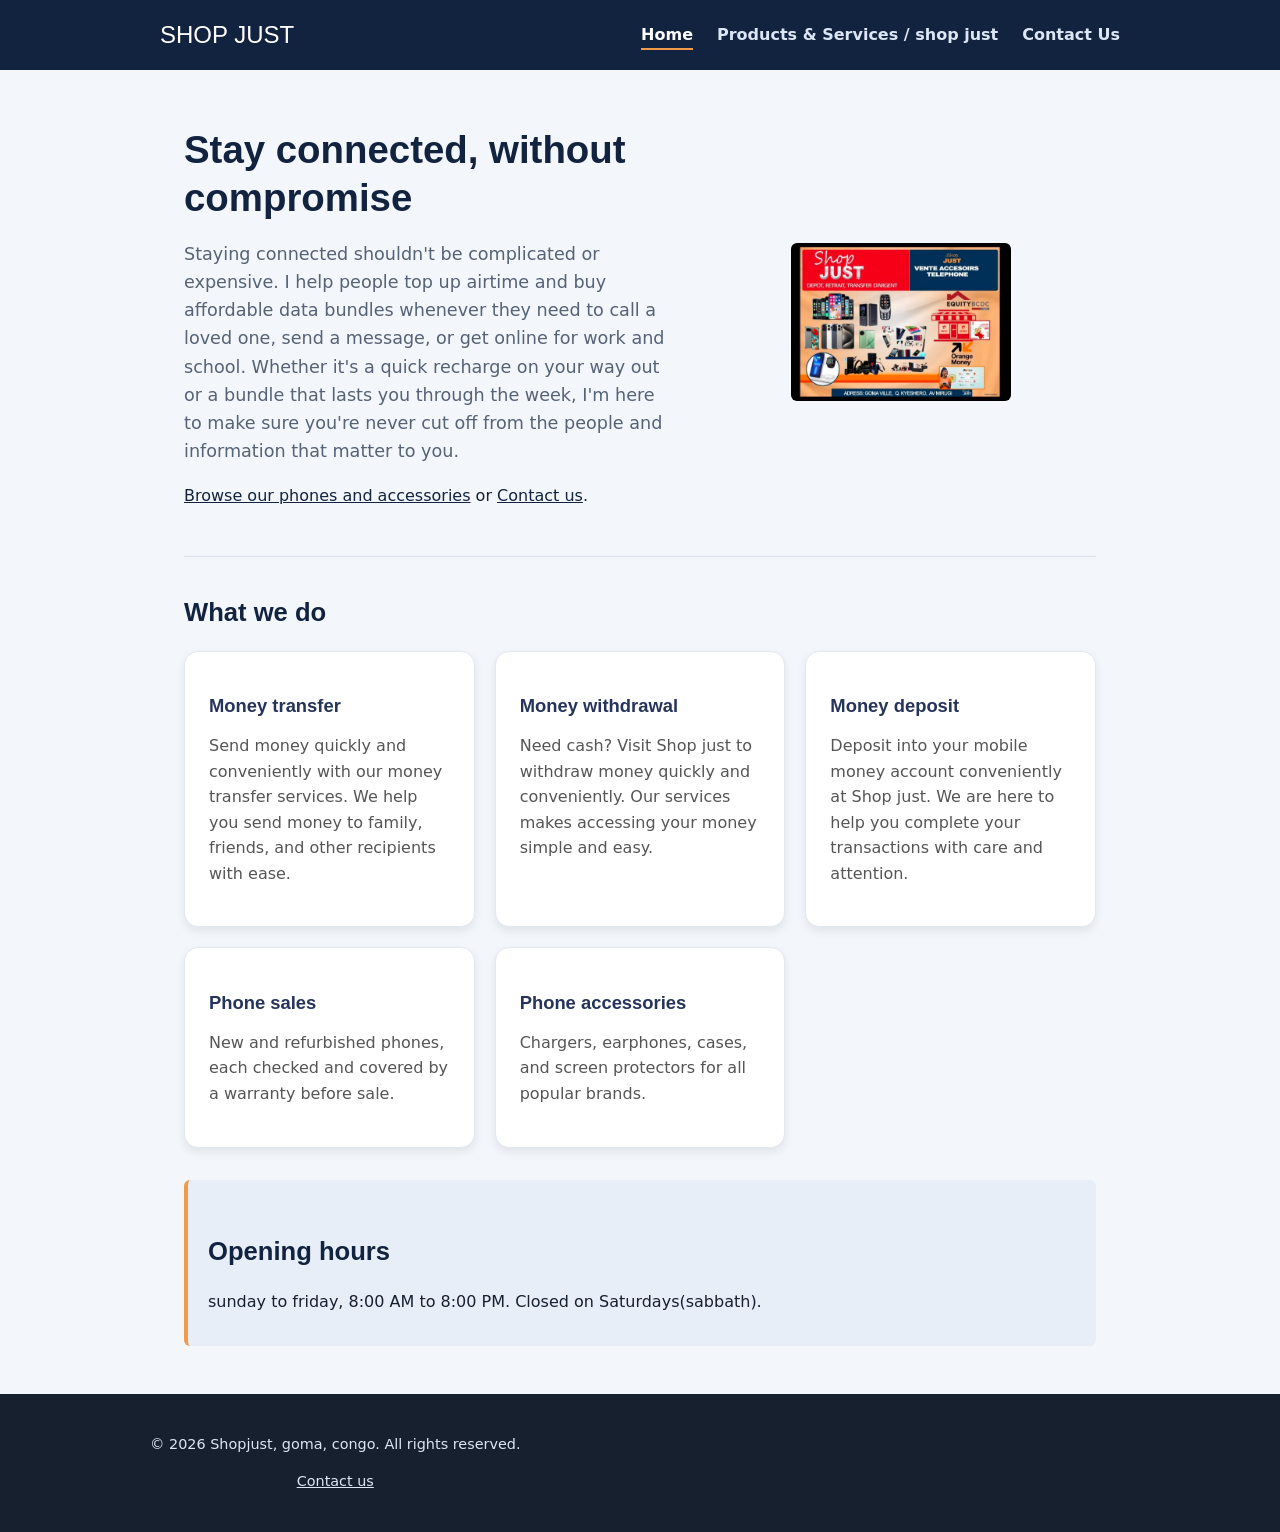
<file: index.html>
<!DOCTYPE html>
<html lang="en">
<head>
    <meta charset="UTF-8">
    <meta name="viewport" content="width=device-width, initial-scale=1.0">
    <title>shop just</title>
    <meta name="description" content="SignalPoint installs networks and 
    sells phones and accessories.">
    <link rel="stylesheet" href="styles.css">
    

</head>

<script src="styles.js"></script>
<body>
    <header class="site-header">
    <div class="header-inner">
      <p class="site-title"><a href="index.html">SHOP JUST</a></p>

      <nav class="main-nav" aria-label="Main navigation">
        <ul>
          <li><a href="index.html" aria-current="page">Home</a></li>
          <li><a href="product.html">Products & Services / shop just</a></li>
          <li><a href="contact.html">Contact Us</a></li>
        </ul>
      </nav>
    </div>
  </header>
   <main id="main-content">

    <section class="hero">
      <div class="hero-text">
        <h1>Stay connected, without compromise</h1>
        <p class="tagline">
          Staying connected shouldn't be complicated or expensive. 
          I help people top up airtime and buy affordable data bundles 
          whenever they need to call a loved one, send a message, 
          or get online for work and school. Whether it's a quick recharge 
          on your way out or a bundle that lasts you through the week,
           I'm here to make sure you're never cut off from the people and 
           information that matter to you.
        </p>
        <p>
          <a href="product.html">Browse our phones and accessories</a>
          or <a href="contact.html">Contact us</a>.
        </p>
      </div>
      <div class="hero-image">
        <img src="shop.jpeg"
             alt="Smartphone showing strong network signal bars">
      </div>
    </section>

    <section aria-labelledby="services-heading">
      <h2 id="services-heading">What we do</h2>
      <div class="card-grid">

        <article class="card">
          <h3>Money transfer</h3>
          <p>Send money quickly and conveniently with our money transfer services. We help you send money
            to family, friends, and other recipients with ease.
          </p>
        </article>

        <article class="card">
          <h3>Money withdrawal</h3>
          <p>Need cash? Visit Shop just to withdraw money quickly and conveniently. Our services makes accessing
            your money simple and easy.
          </p>
        </article>

        <article class="card">
          <h3>Money deposit</h3>
          <p>Deposit into your mobile money account conveniently at Shop just. We are here to help you
            complete your transactions with care and attention.
          </p>
        </article>

        <article class="card">
          <h3>Phone sales</h3>
          <p>
            New and refurbished phones, each checked and covered by a
            warranty before sale.
          </p>
        </article>

        <article class="card">
          <h3>Phone accessories</h3>
          <p>
            Chargers, earphones, cases, and screen protectors for all
            popular brands.
          </p>
        </article>

      </div>
    </section>

    <aside class="note" aria-labelledby="hours-heading">
      <h2 id="hours-heading">Opening hours</h2>
      <p>sunday to friday, 8:00 AM to 8:00 PM. Closed on Saturdays(sabbath).</p>
    </aside>

  </main>


  <footer class="site-footer">
       <p>&copy; 2026 Shopjust, goma, congo. All rights reserved.</p>
    <p><a href="contact.html">Contact us</a></p>
  </footer>

</body>
</html>
</file>
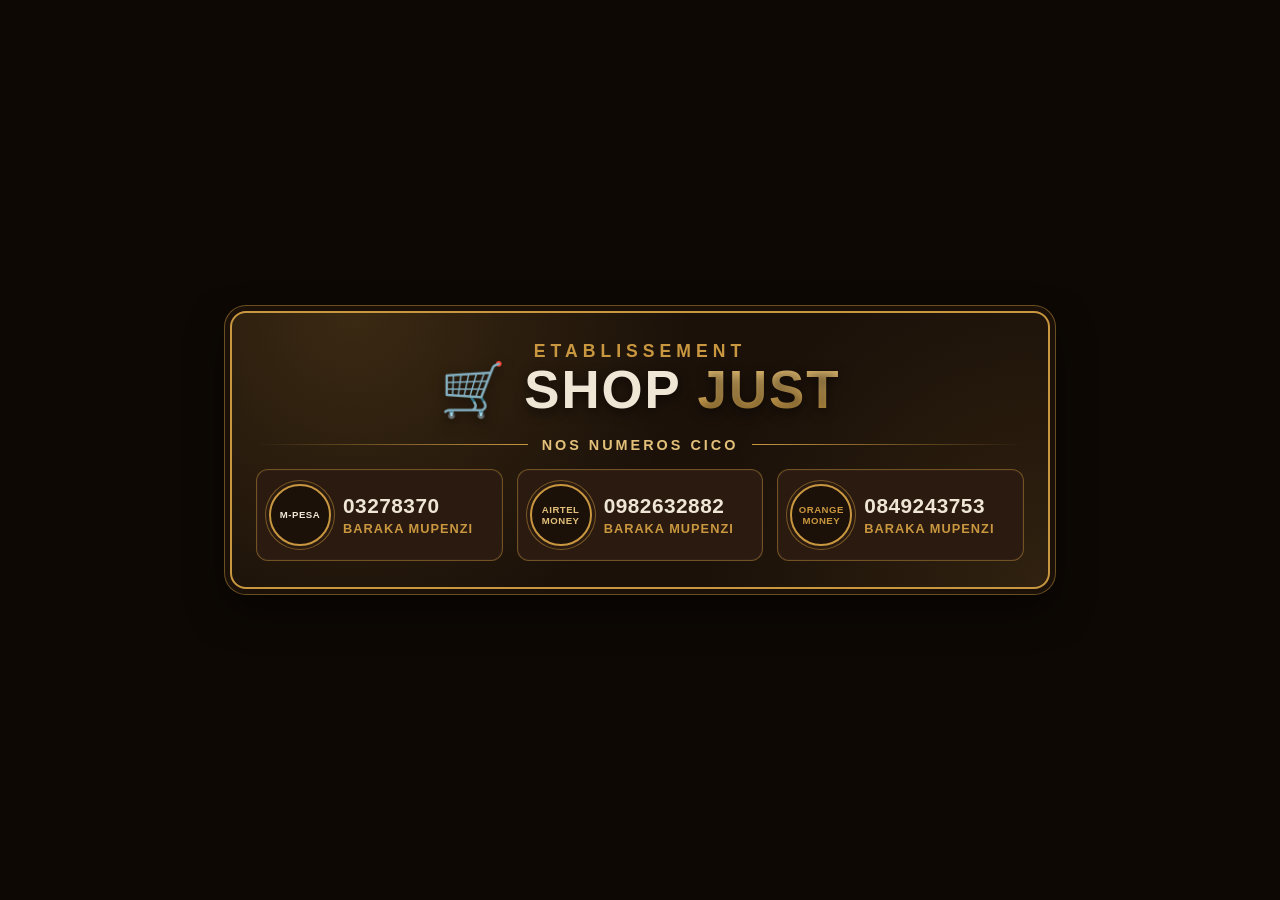
<file: affichage.html>
<!DOCTYPE html>
<html lang="fr">
<head>
    <meta charset="UTF-8">
    <meta name="viewport" content="width=device-width, initial-scale=1.0">
    <title>Shop Just - services financiers</title>
    <link rel="stylesheet" href="affichage.css">
</head>
<body>
    <main class="poster">
        <header class="header">
            <h1>🛒 SHOP <span>JUST</span></h1>
            <p>ETABLISSEMENT</p>
        </header>
        
        <h3>NOS NUMEROS CICO</h3>
        <div class="footer-contact">
           
            <div class="item">
                <div class="operateur mpesa">M-pesa</div>
                <span>03278370</span>
                <small>BARAKA MUPENZI</small>
            </div>
            <div class="item">
                <div class="operateur airtel"> Airtel money</div>
                <span>0982632882</span>
                <small>BARAKA MUPENZI</small>
            </div>
            <div class="item">
                <div class="operateur orange">Orange money</div>
                <span>0849243753</span>
                <small>BARAKA MUPENZI</small>
            </div>
            
        </div>
    </main>
</body>
</html>
</file>
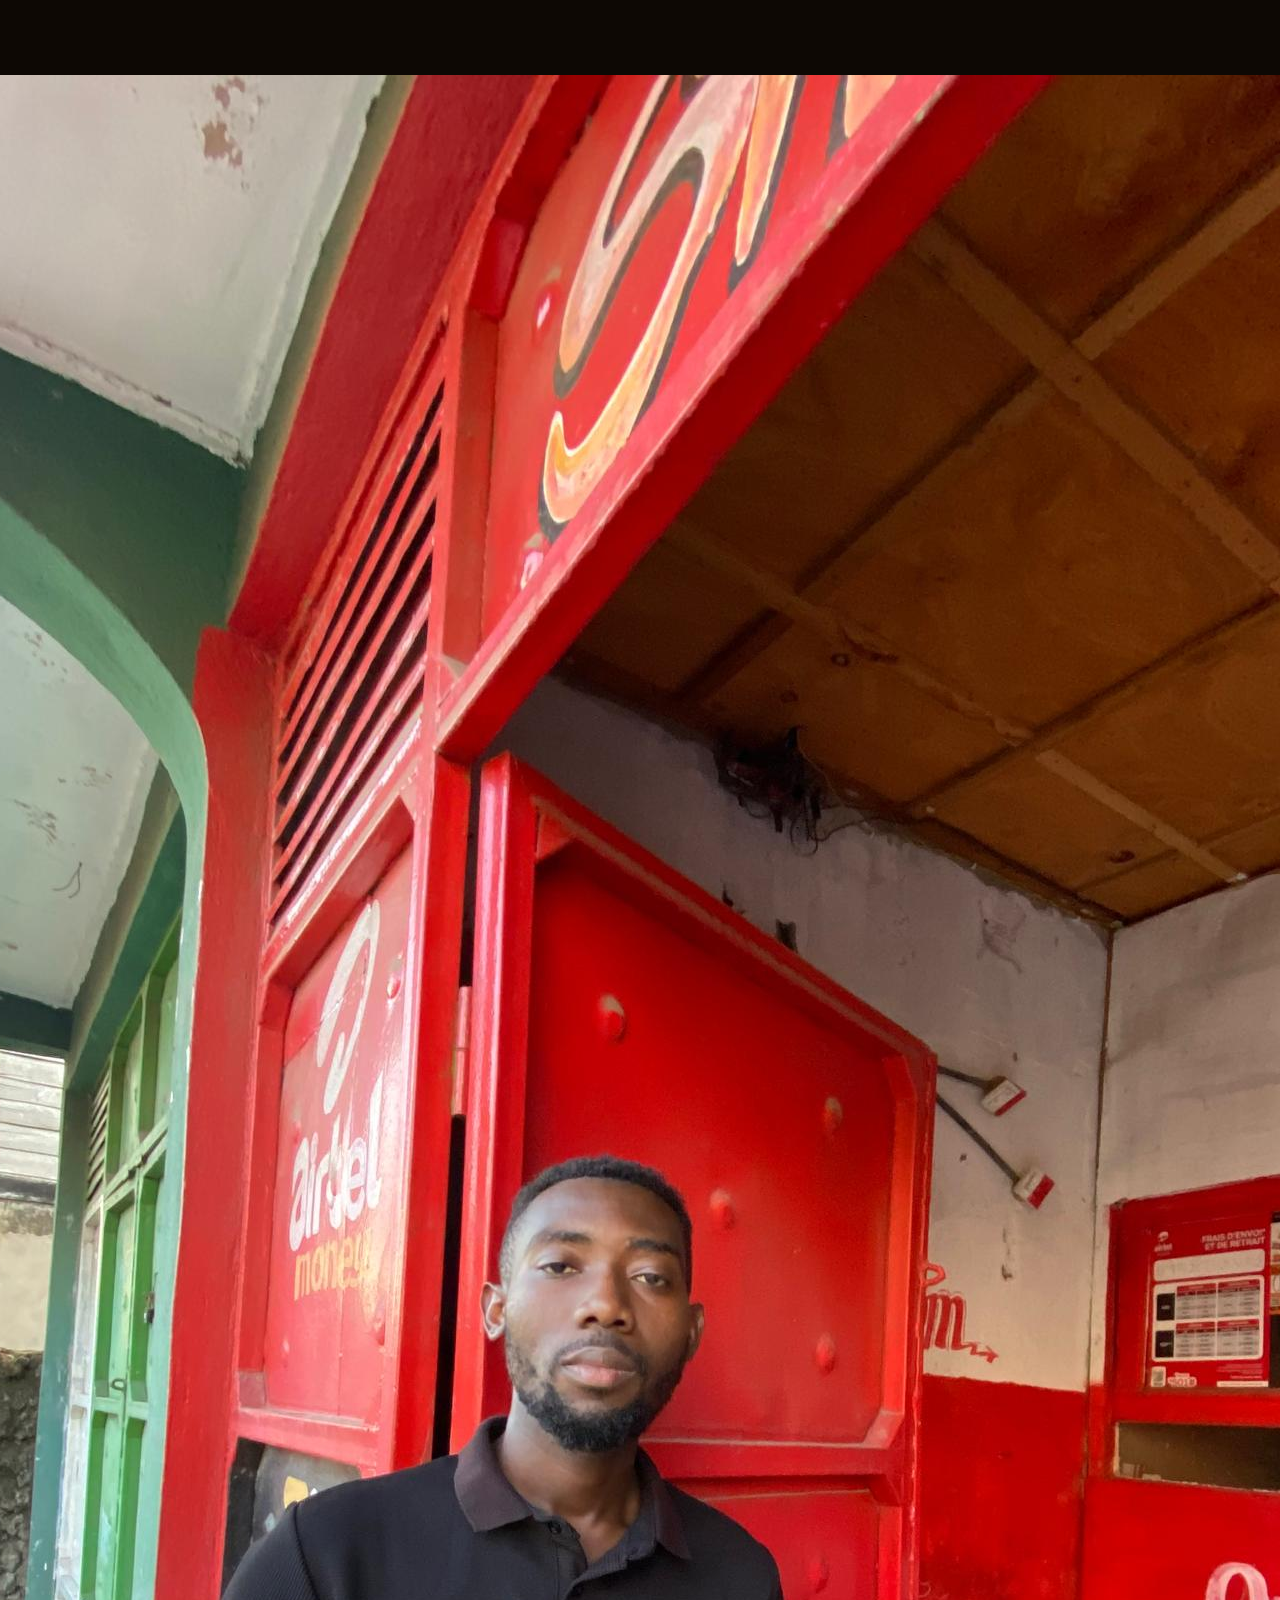
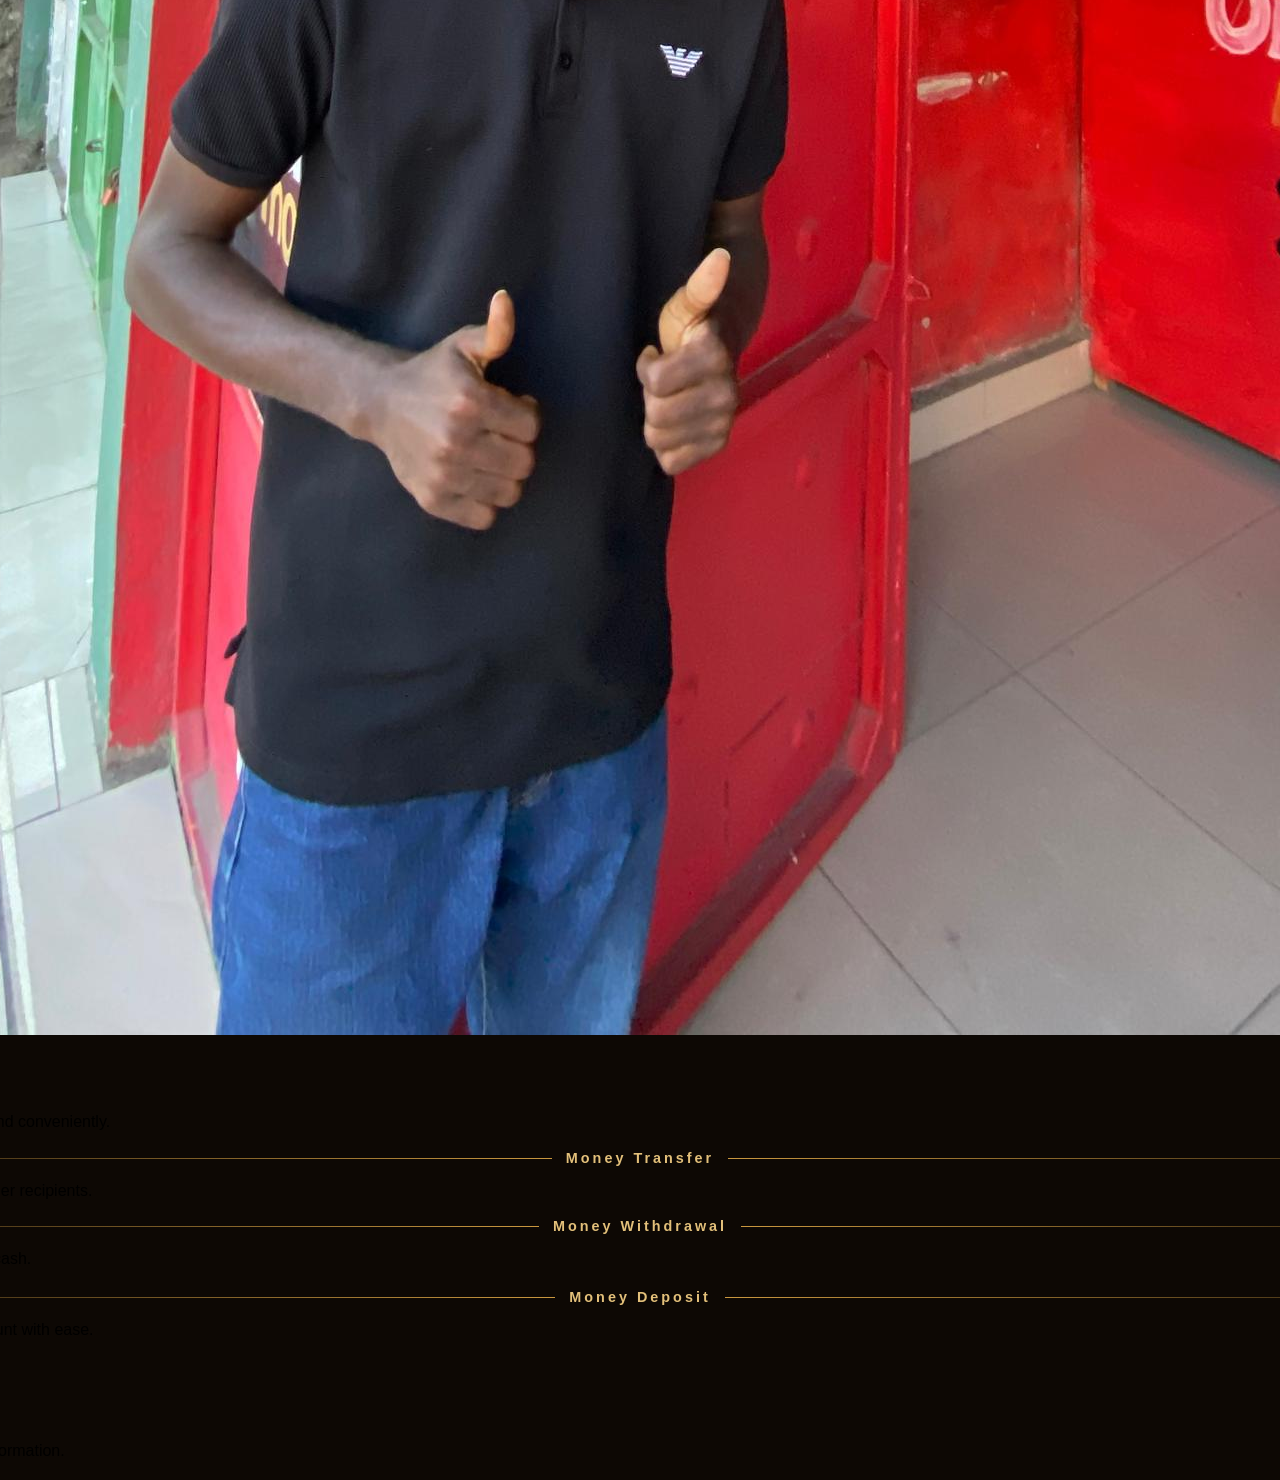
<file: affiche.html>
<!DOCTYPE html>
<html lang="en">
<head>
    <meta charset="UTF-8">
    <meta name="viewport" content="width=device-width, initial-scale=1.0">
    <title>SHOP JUST - Money Services</title>
    <link rel="stylesheet" href="affichage.css">
</head>
<body>

    <main class="affiche">

        <header class="affiche-header">
            <h1>SHOP <span>JUST</span></h1>
            <p>YOUR TRUSTED DIGITAL SHOP</p>
        </header>

        <section class="hero">
            <img src="images/justin.jpeg" alt="shop just" class="affiche-image">
            <p class="tagline">FAST • SAFE • RELIABLE</p>
            <h2>YOUR MONEY,<br>
                <span>MADE SIMPLE!</span>
            </h2>
            <p>Send, withdraw and deposit money
               quickly and conveniently.</p>
        </section>

        <section class="services">
            <article class="service transfer">
                <div class="icon">↗</div>
                <h3>Money Transfer</h3>
                <p>Send money quickly to family,
                   friends and other recipients.</p>
            </article>

            <article class="service withdrawal">
                <div class="icon">↓</div>
                <h3>Money Withdrawal</h3>
                <p>Withdraw money easily whenever
                   you need cash.</p>
            </article>

            <article class="service deposit">
                <div class="icon">＋</div>
                <h3>Money Deposit</h3>
                <p>Deposit money into your mobile
                   money account with ease.</p>
            </article>
        </section>

        <section class="benefits">
            <p>✓ Secure Transactions</p>
            <p>⚡ Fast Service</p>
            <p>★ Trusted & Reliable</p>
        </section>

        <footer class="affiche-footer">
            <h2>VISIT SHOP JUST TODAY!</h2>
            <p>Your money services, made simple.</p>
            <p class="contact">Contact us on +243 978 253 950 for more information.</p>
        </footer>

    </main>

</body>
</html>
</file>
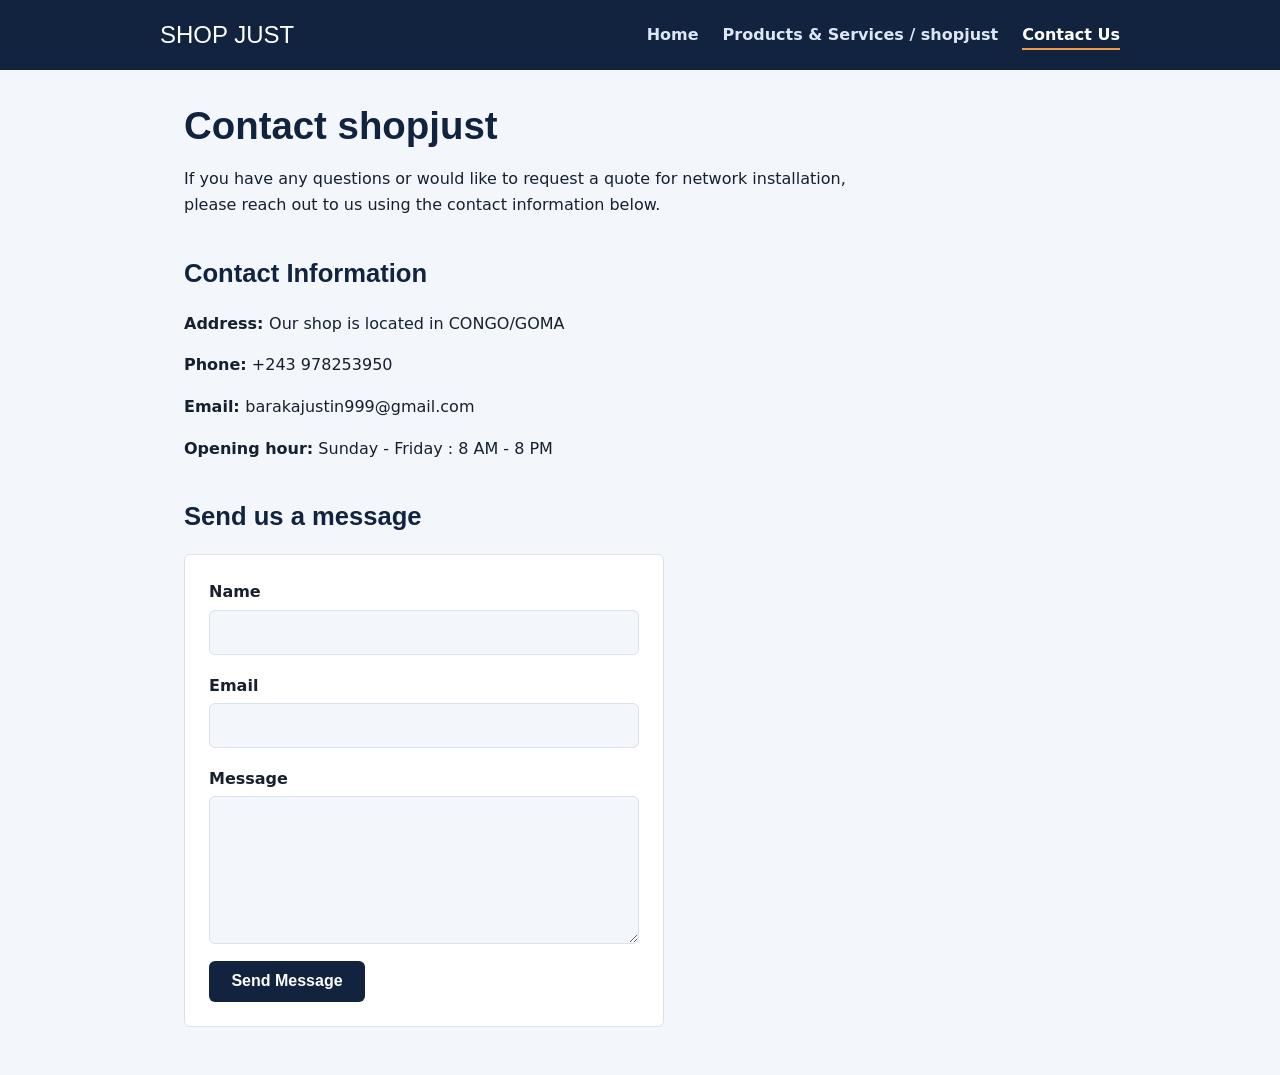
<file: contact.html>
<!DOCTYPE html>
<html lang="en">
    <head>
        <meta charset="UTF-8">
        <meta name="viewport" content="width=device-width, initial-scale=1.0">
        <title>shopjust-Contact Us</title>
        <meta name="description" content="Contact shopjust for network installation, phones, and accessories.">
        <link rel="stylesheet" href="styles.css">
    </head>
    <body>
        <header class="site-header">
            <div class="header-inner">
                <p class="site-title"><a href="index.html">SHOP JUST</a></p>

                <nav class="main-nav" aria-label="Main navigation">
                    <ul>
                        <li><a href="index.html">Home</a></li>
                        <li><a href="product.html">Products & Services / shopjust</a></li>
                        <li><a href="contact.html" aria-current="page">Contact Us</a></li>
                    </ul>
                </nav>
            </div>
        </header>

        <main class="contact-page">
            <div  class="contact-header">
                <h1>Contact shopjust</h1>
                <p>If you have any questions or would like to request a quote for
                     network installation, please reach out to us using the contact 
                     information below.</p>
                <h2>Contact Information</h2>
                <p><strong> Address: </strong>Our shop is located in CONGO/GOMA</p>
                <p></p>
                <p> <strong> Phone:</strong> +243 978253950 <a href="tel:+243 978253950"> </a></p>
                <p><strong>Email: </strong> barakajustin999@gmail.com<a href="mailto:barakajustin999@gmail.com"></a></p>
                <p><strong>Opening hour:</strong> Sunday - Friday : 8 AM - 8 PM</p>
                <section class="contact-section">
                <h2>Send us a message</h2>
                <form class="contact-form" action="#" method="post">
                    <div class="form-field">
                    <label for="name">Name</label>
                    <input type="text" id="name" name="name" required>
                    </div>

                    <div class="form-field">
                    <label for="email">Email</label>
                    <input type="email" id="email" name="email" required>
                    </div>

                    <div class="form-field">
                    <label for="message">Message</label>
                    <textarea id="message" name="message" rows="5" required></textarea>
                    </div>

                    <button type="submit" class="submit">Send Message</button>
                </form>
                </section>
                
            </div>
        </main>
    </body>

</html>
</file>
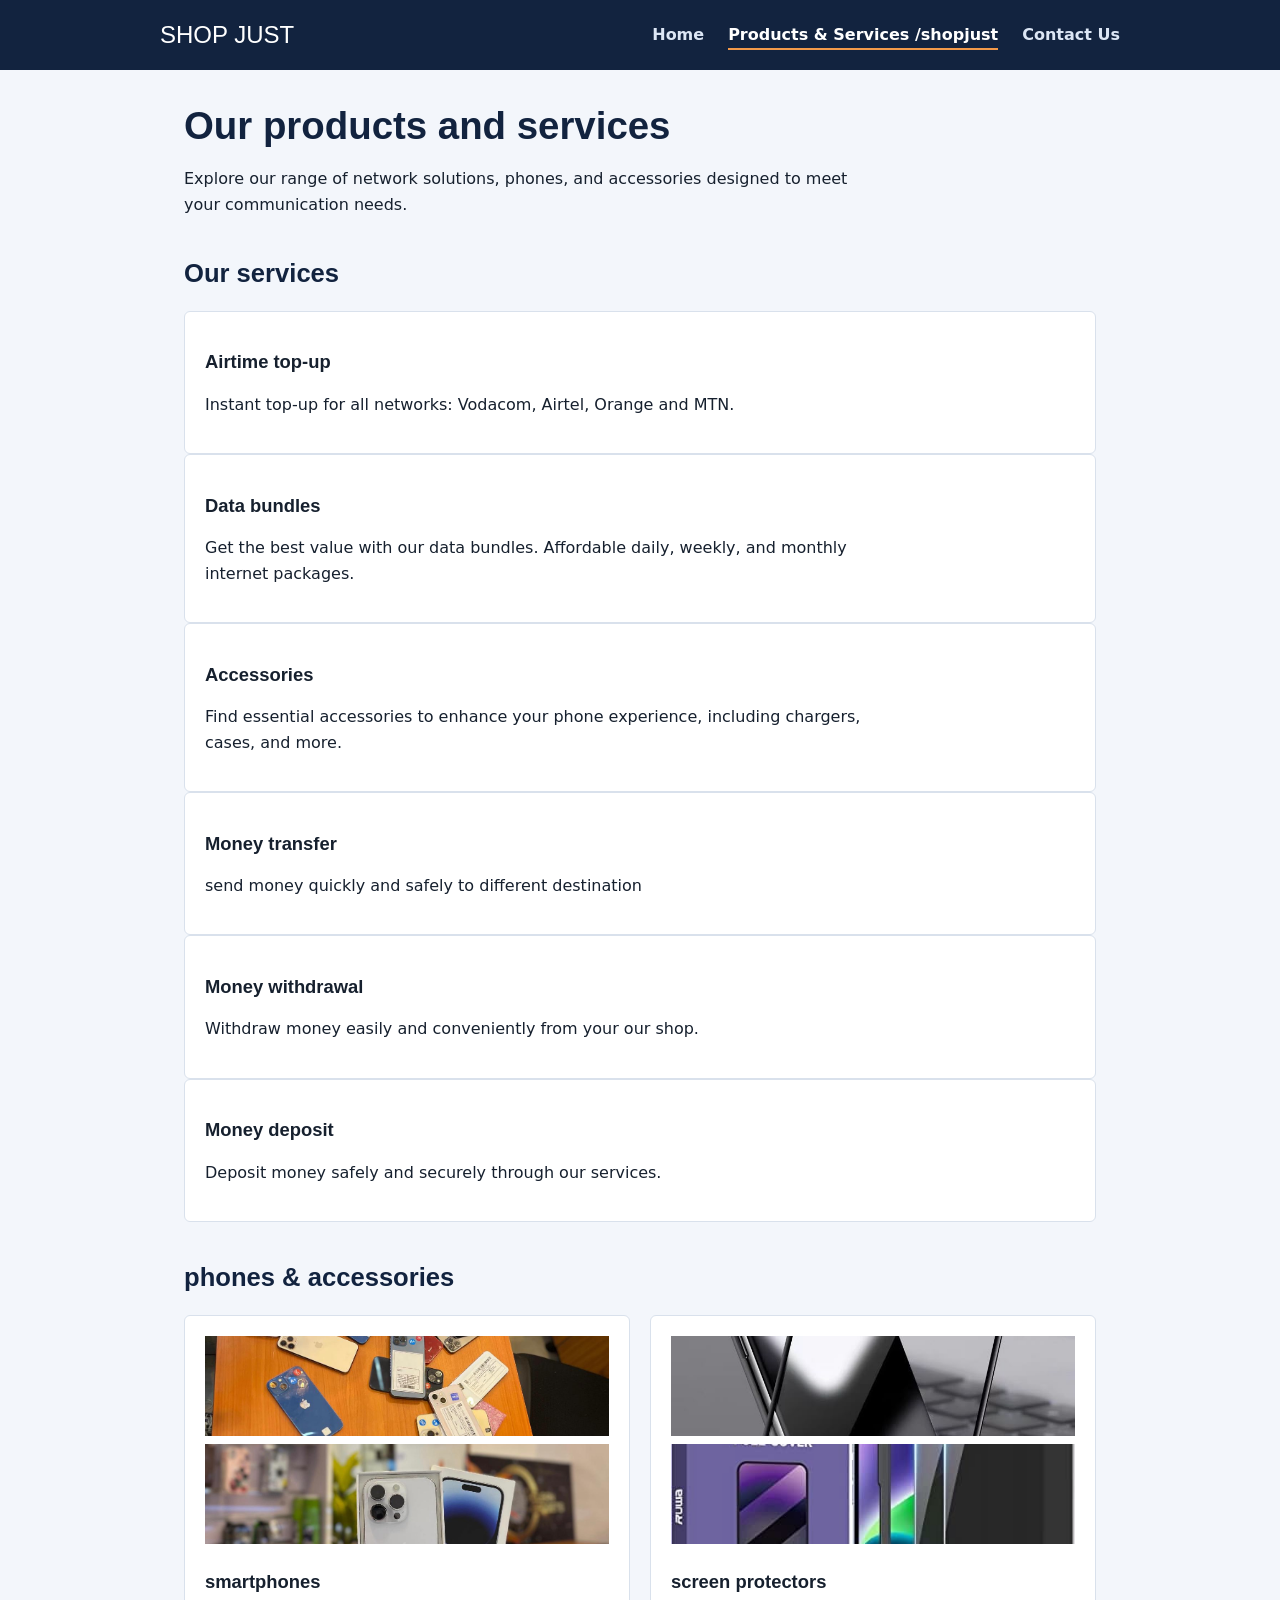
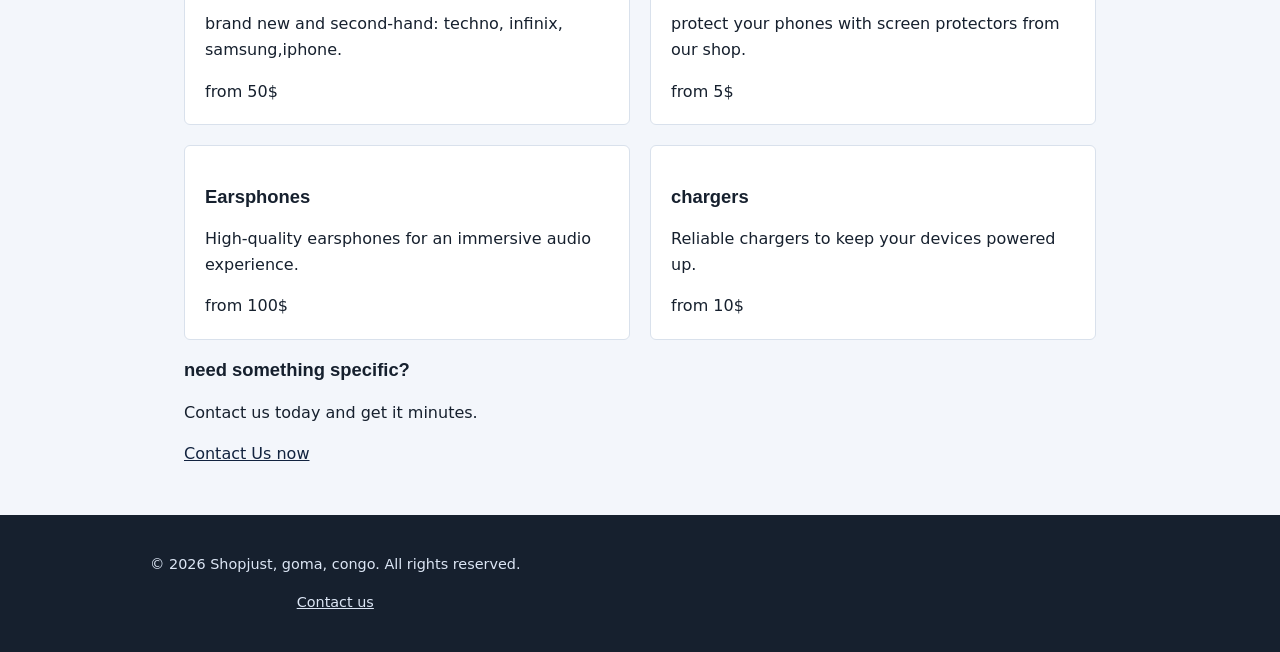
<file: product.html>
<!DOCTYPE html>
<html lang="en">
    <head>
        <meta charset="UTF-8">
        <meta name="viewport" content="width=device-width, initial-scale=1.0">
        <title>products & services</title>
        <meta name="description" content="Contact SignalPoint for network installation, phones, and accessories in Mukono.">
        <link rel="stylesheet" href="styles.css">
    </head>
    <body>
        <header class="site-header">
            <div class="header-inner">
                <p class="site-title"><a href="index.html">SHOP JUST</a></p>

                <nav class="main-nav" aria-label="Main navigation">
                    <ul>
                        <li><a href="index.html">Home</a></li>
                        <li><a href="product.html" aria-current="page">Products & Services /shopjust</a></li>
                        <li><a href="contact.html">Contact Us</a></li>
                    </ul>
                </nav>
            </div>
        </header>

        <main class="product-page">
            <div  class="product-header">
 
                <h1>Our products and services</h1>
 
                <p>Explore our range of network solutions, phones, and accessories designed 
                    to meet your communication needs.</p>
            </div>
            <h2 class="section-title">Our services</h2>
            <div class="services-grid">
                <div class="card">
                    <h3>Airtime top-up</h3>
                    <p>Instant top-up for all networks: Vodacom, Airtel, Orange and MTN.</p>
                </div>
                <div class="card">
                    <h3>Data bundles</h3>
                    <p>Get the best value with our data bundles. Affordable daily, weekly, and monthly internet packages.
                    </p>
                </div>
                <div class="card">
                    <h3>Accessories</h3>
                    <p>Find essential accessories to enhance your phone experience, including chargers, cases, and more.</p>
                </div>
                <div class="card">
                    <h3>Money transfer</h3>
                    <p>send money quickly and safely to different destination</p>

                </div>
                <div class="card">
                    <h3>Money withdrawal</h3>
                    <p>Withdraw money easily and conveniently from your our shop.</p>
                </div>
                <div class="card">
                    <h3>Money deposit</h3>
                    <p>Deposit money safely and securely through our services.</p>

                </div>
            </div>
            <h2 class=" section-titles">phones & accessories</h2>
            <div class="product-grid">
                <div class="product-card">
                    <div>
                        <img src="accessories.jpeg" alt="smartphones" width="300">
                        <img src="phones.jpeg" alt="smartphones" width="300">
                    </div>
                    <h3>smartphones</h3>
                    <p>brand new and second-hand: techno, infinix, samsung,iphone.</p>
                    <span class="price">from 50$</span>
                </div>
                <div class="product-card">
                    <div>
                        <img src="screen_gard.jpeg" alt="screen protectors" width="300">
                        <img src="screen.jpeg" alt="screen protectors" width="300">
                    </div>
                    <h3>screen protectors</h3>
                    <p>protect your phones with screen protectors from our shop.</p>
                    <span class="price">from 5$</span>
                </div>
                <div class="product-card">
                    <h3>Earsphones</h3>
                    <p>High-quality earsphones for an immersive audio experience.</p>
                    <span class="price">from 100$</span>
                </div>
                <div class="product-card">
                    <h3>chargers</h3>
                    <p>Reliable chargers to keep your devices powered up.</p>
                    <span class="price">from 10$</span>
                </div>
            </div>
            <div class="cta">
                <h3>need something specific?</h3>
                <p>Contact us today and get it minutes.</p>
                <a href="contact.html" class="cta">Contact Us now</a>
            </div>
        </main>

        <footer class="site-footer">
            <p>&copy; 2026 Shopjust, goma, congo. All rights reserved.</p>
            <p><a href="contact.html">Contact us</a></p>
        </footer>

    </body>
</html>
</file>
<file: styles.css>
:root {
  --color-bg: #F3F6FB;
  --color-text: #16202E;
  --color-muted: #566276;
  --color-primary: #12233F;   /* deep navy - réseau/technologie */
  --color-accent: #F2994A;    /* orange - accessoires/énergie */
  --color-surface: #FFFFFF;
  --color-border: #D9E1EC;
  --radius: 6px;
  --max-width: 960px;
}

* {
  box-sizing: border-box;
}

html {
  scroll-behavior: smooth;
}

body {
  margin: 0;
  font-family: "Segoe UI", system-ui, -apple-system, sans-serif;
  background-color: var(--color-bg);
  color: var(--color-text);
  line-height: 1.6;
}

h1, h2, h3 {
  font-family: "Trebuchet MS", Verdana, sans-serif;
  line-height: 1.25;
  color: var(--color-primary);
}

h1 {
  font-size: 1.8rem;
  margin: 0 0 0.5rem 0;
}

h2 {
  font-size: 1.6rem;
  margin-top: 2.5rem;
}

h3 {
  font-size: 1.15rem;
  color: var(--color-text);
}

p {
  max-width: 68ch;
}

a {
  color: var(--color-primary);
}

a:hover {
  color: var(--color-accent);
}

/* Visible focus outline for keyboard users - accessibility */
a:focus-visible,
button:focus-visible,
input:focus-visible,
textarea:focus-visible,
select:focus-visible {
  outline: 3px solid var(--color-accent);
  outline-offset: 2px;
}

/* Skip link: lets keyboard/screen-reader users jump past the nav */
.skip-link {
  position: absolute;
  left: -999px;
  top: 0;
  background: var(--color-primary);
  color: #fff;
  padding: 0.6rem 1rem;
  border-radius: var(--radius);
  z-index: 100;
}

.skip-link:focus {
  left: 1rem;
  top: 1rem;
}

/* ---------- Header & navigation ---------- */

.site-header {
  background-color: var(--color-primary);
  color: #fff;
  padding: 1rem 1.5rem;
}

.site-header .header-inner {
  max-width: var(--max-width);
  margin: 0 auto;
  display: flex;
  flex-wrap: wrap;
  align-items: center;
  justify-content: space-between;
  gap: 1rem;
}

.site-title {
  font-family: "Trebuchet MS", Verdana, sans-serif;
  font-size: 1.5rem;
  margin: 0;
}

.site-title a {
  color: #fff;
  text-decoration: none;
}

.main-nav ul {
  list-style: none;
  display: flex;
  flex-wrap: wrap;
  gap: 1rem;
  margin: 0;
  padding: 0;
}

.main-nav a {
  color: #DCE6F5;
  text-decoration: none;
  font-weight: 600;
  padding: 0.25rem 0;
  border-bottom: 2px solid transparent;
}

.main-nav a:hover,
.main-nav a[aria-current="page"] {
  border-bottom-color: var(--color-accent);
  color: #fff;
}

/* ---------- Main layout ---------- */

main {
  max-width: var(--max-width);
  margin: 0 auto;
  padding: 2rem 1.5rem 3rem;
}

/* Hero on the home page */
.hero {
  display: flex;
  flex-wrap: wrap-reverse;
  align-items: center;
  gap: 2rem;
  padding: 1.5rem 0 2rem;
  border-bottom: 1px solid var(--color-border);
}

.hero-text {
  flex: 1 1 320px;
}

.hero-image {
  flex: 1 1 220px;
  text-align: center;
}

.hero-image img {
  max-width: 220px;
  width: 100%;
  height: auto;
  border-radius: var(--radius);
}

.tagline {
  color: var(--color-muted);
  font-size: 1.1rem;
}

/* Sections & cards */
.card-grid {
  display: grid;
  grid-template-columns: repeat(auto-fit, minmax(220px, 1fr));
  gap: 1.25rem;
  margin-top: 1rem;
}

.card {
  background-color: var(--color-surface);
  border: 1px solid var(--color-border);
  border-radius: var(--radius);
  padding: 1.25rem;
}

aside.note {
  background-color: #E8EEF8;
  border-left: 4px solid var(--color-accent);
  padding: 1rem 1.25rem;
  margin-top: 2rem;
  border-radius: var(--radius);
}

/* Product / service items */
.product-item {
  border-bottom: 1px solid var(--color-border);
  padding: 1rem 0;
}

.product-item:last-child {
  border-bottom: none;
}

.product-item .price {
  color: var(--color-accent);
  font-weight: 700;
}

.product-images{
  display: flex;
  gap : 10px;
}
.product-images img{
  width: 300px;
  height: 100px;
  object-fit: cover;
}
.product-grid {
  display: grid;
  grid-template-columns: repeat(2, 1fr);
  gap: 20px;
}

.product-card{
  padding: 20px;
  border: 1px solid var(--color-border);
  border-radius: var(--radius);
  background-color: var(--color-surface);
}

.card.grid{
  display : grid;
  grid-template-columns: repeat(3, minmax(0, 1fr));
  gap: 20px;
  margin: 25px 0;
}

.card-grid .card{
  background-color: #FFFFFF;
  border: 1px solid #e2e8f0;
  padding: 24px;
  border-radius: 14px;
  box-shadow: 0 4px 10px rgba(0, 0, 0, 0.08);
  transition: transform 0.2s ease;
}

.card-grid .card:hover{
  transform: translateY(-5px);
}

.card-grid .card h3{
  color: #26345c;
  margin-bottom: 12px;
}

.card-grid .card p{
  color: #555555;
  line-height: 1.6;
}

@media (max-width : 768px){
  .service-grid{
    grid-template-columns: 1fr;
  }
}
/* ---------- Form ---------- */

.contact-form {
  background-color: var(--color-surface);
  border: 1px solid var(--color-border);
  border-radius: var(--radius);
  padding: 1.5rem;
  max-width: 480px;
}

.form-field {
  margin-bottom: 1.1rem;
  display: flex;
  flex-direction: column;
}

.form-field label {
  font-weight: 600;
  margin-bottom: 0.3rem;
}

.form-field .hint {
  color: var(--color-muted);
  font-size: 0.85rem;
  margin-top: 0.25rem;
}

.form-field input,
.form-field textarea,
.form-field select {
  padding: 0.55rem 0.7rem;
  border: 1px solid var(--color-border);
  border-radius: var(--radius);
  font: inherit;
  background-color: var(--color-bg);
}

.form-field textarea {
  resize: vertical;
  min-height: 100px;
}

button.submit {
  background-color: var(--color-primary);
  color: #fff;
  border: none;
  padding: 0.7rem 1.4rem;
  border-radius: var(--radius);
  font-size: 1rem;
  font-weight: 600;
  cursor: pointer;
}

button.submit:hover {
  background-color: var(--color-accent);
  color: var(--color-text);
}

fieldset {
  border: 1px solid var(--color-border);
  border-radius: var(--radius);
  margin: 0 0 1.1rem 0;
  padding: 0.8rem 1rem;
}

legend {
  font-weight: 600;
  padding: 0 0.4rem;
}

/* ---------- Footer ---------- */

.site-footer {
  background-color: var(--color-text);
  color: #DCE6F5;
  padding: 1.5rem;
  text-align: center;
  font-size: 0.9rem;
}

.site-footer a {
  color: #DCE6F5;
}

@media (min-width: 700px) {
  .main-nav ul {
    gap: 1.5rem;
  }

  h1 {
    font-size: 2.4rem;
  }
  .site.header .header-inner{
    padding: 0.5rem 0;
  }
}
img { max-width: 100%; height: auto; }
  .product-grid img{ width: 500%; height: 100px; object-fit:cover; }
</file>
<file: affichage.css>
/* ===== Couleurs (palette chocolat & doré) ===== */
:root {
    --fond: #1b1109;
    --fond-carte: #2a1a0f;
    --dore: #c9973f;
    --dore-clair: #e3c07a;
    --creme: #efe6d6;
}

* {
    margin: 0;
    padding: 0;
    box-sizing: border-box;
}

body {
    min-height: 100vh;
    display: flex;
    align-items: center;
    justify-content: center;
    padding: 20px;
    background: #0d0804;
    font-family: "Segoe UI", Arial, Helvetica, sans-serif;
}

/* ===== Affiche ===== */
.poster {
    position: relative;
    width: 100%;
    max-width: 820px;
    padding: 28px 24px 26px;
    background:
        radial-gradient(circle at 15% 0%, rgba(201, 151, 63, 0.18), transparent 45%),
        radial-gradient(circle at 100% 100%, rgba(201, 151, 63, 0.12), transparent 40%),
        var(--fond);
    border: 2px solid var(--dore);
    border-radius: 16px;
    box-shadow: 0 0 0 5px var(--fond), 0 0 0 6px rgba(201, 151, 63, 0.5),
                0 18px 40px rgba(0, 0, 0, 0.6);
    overflow: hidden;
}

/* ===== En-tête ===== */
.header {
    display: flex;
    flex-direction: column;
    align-items: center;
    text-align: center;
    margin-bottom: 20px;
}

.header p {
    order: -1;
    font-size: 1.1rem;
    font-weight: 800;
    letter-spacing: 5px;
    color: var(--dore);
    margin-bottom: 2px;
}

.header h1 {
    font-size: clamp(2rem, 6vw, 3.3rem);
    font-weight: 900;
    line-height: 1;
    letter-spacing: 2px;
    color: var(--creme);
    text-shadow: 0 4px 12px rgba(0, 0, 0, 0.6);
}

.header h1 span {
    background: linear-gradient(180deg, var(--dore-clair), var(--dore));
    -webkit-background-clip: text;
    background-clip: text;
    -webkit-text-fill-color: transparent;
    color: var(--dore);
}

/* ===== Titre de section ===== */
h3 {
    display: flex;
    align-items: center;
    gap: 14px;
    margin-bottom: 16px;
    font-size: 0.9rem;
    font-weight: 700;
    letter-spacing: 3px;
    text-align: center;
    color: var(--dore-clair);
}

h3::before,
h3::after {
    content: "";
    flex: 1;
    height: 1px;
    background: linear-gradient(90deg, transparent, var(--dore));
}

h3::after {
    background: linear-gradient(270deg, transparent, var(--dore));
}

/* ===== Cartes de contact (3 cartes côte à côte) ===== */
.footer-contact {
    display: grid;
    grid-template-columns: repeat(3, 1fr);
    gap: 14px;
}

.item {
    display: grid;
    grid-template-columns: 62px 1fr;
    grid-template-rows: auto auto;
    column-gap: 12px;
    row-gap: 2px;
    align-items: center;
    padding: 14px 12px;
    background: var(--fond-carte);
    border: 1px solid rgba(201, 151, 63, 0.45);
    border-radius: 12px;
    box-shadow: inset 0 0 0 1px rgba(255, 255, 255, 0.03);
}

/* Cercle au début de la carte, avec le nom de l'opérateur dedans */
.operateur {
    grid-row: 1 / span 2;
    display: flex;
    align-items: center;
    justify-content: center;
    width: 62px;
    height: 62px;
    padding: 5px;
    border-radius: 50%;
    background: var(--fond);
    border: 2px solid var(--dore);
    box-shadow: 0 0 0 3px var(--fond-carte), 0 0 0 4px rgba(201, 151, 63, 0.5);
    font-size: 0.6rem;
    font-weight: 800;
    line-height: 1.15;
    letter-spacing: 0.5px;
    text-align: center;
    text-transform: uppercase;
    color: var(--dore-clair);
}

.operateur.airtel { color: var(--dore-clair); }
.operateur.orange { color: var(--dore); }
.operateur.mpesa  { color: var(--creme); }

.item span {
    font-size: clamp(1.05rem, 2.6vw, 1.3rem);
    font-weight: 900;
    letter-spacing: 0.5px;
    color: var(--creme);
    line-height: 1.2;
    align-self: end;
}

.item small {
    font-size: 0.8rem;
    font-weight: 700;
    letter-spacing: 1px;
    text-transform: uppercase;
    color: var(--dore);
    align-self: start;
}

/* ===== Mobile ===== */
@media (max-width: 640px) {
    .poster {
        padding: 22px 14px;
    }

    .footer-contact {
        grid-template-columns: 1fr;
    }

    .header p {
        font-size: 0.95rem;
        letter-spacing: 4px;
    }
}
</file>
